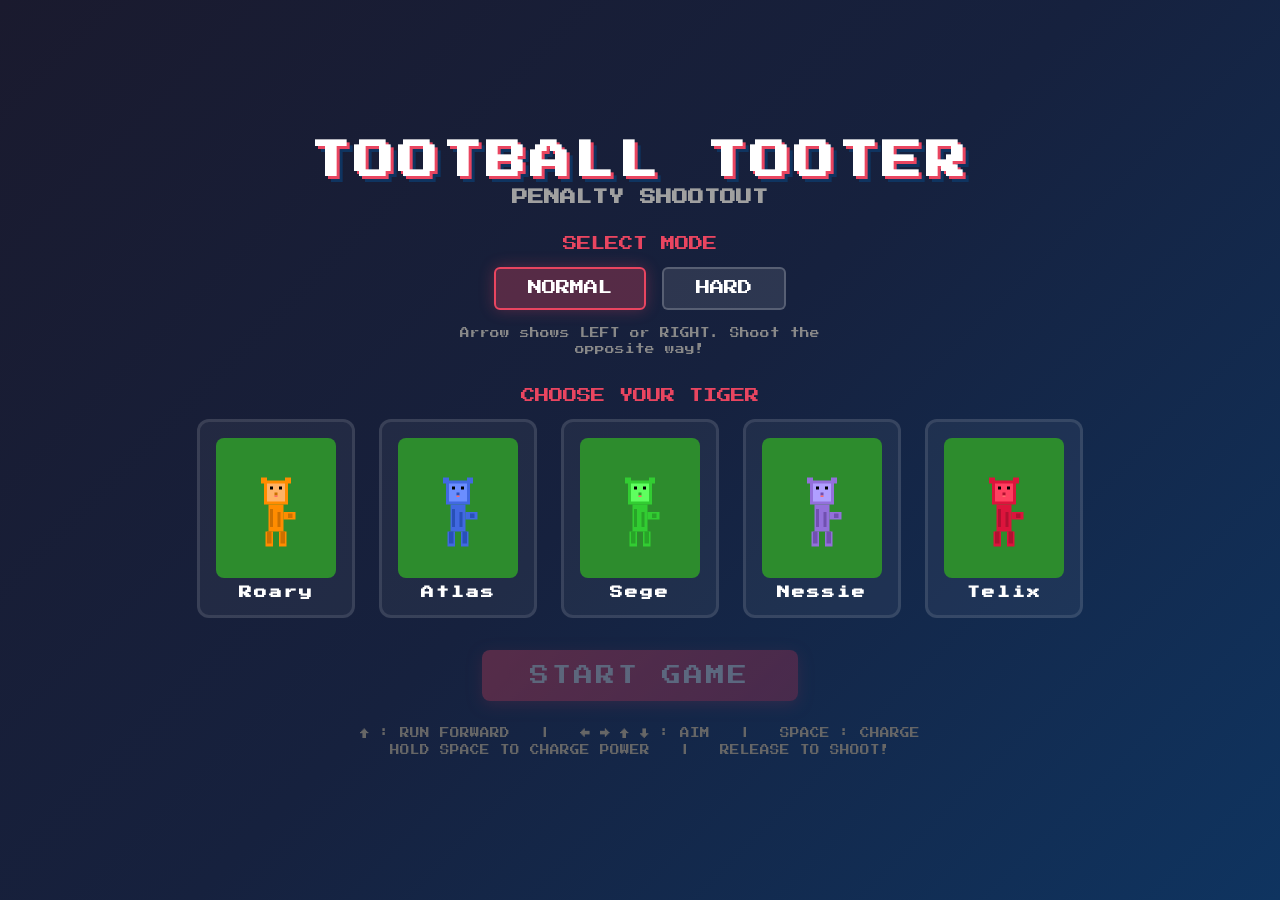
<file: index.html>
<!DOCTYPE html>
<html lang="en">
<head>
    <meta charset="UTF-8">
    <meta name="viewport" content="width=device-width, initial-scale=1.0">
    <title>Tootball Tooter - Tiger Selection</title>
    <link rel="preconnect" href="https://fonts.googleapis.com">
    <link href="https://fonts.googleapis.com/css2?family=Press+Start+2P&display=swap" rel="stylesheet">
    <link rel="stylesheet" href="css/style.css">
</head>
<body>
    <div class="container">
        <h1>TOOTBALL TOOTER</h1>
        <h2>PENALTY SHOOTOUT</h2>

        <div class="mode-selection">
            <p class="subtitle">SELECT MODE</p>
            <div class="mode-buttons">
                <button class="mode-btn selected" id="normal-btn" data-mode="normal">NORMAL</button>
                <button class="mode-btn" id="hard-btn" data-mode="hard">HARD</button>
            </div>
            <p class="mode-desc" id="mode-desc">Arrow shows LEFT or RIGHT. Shoot the opposite way!</p>
        </div>

        <p class="subtitle">CHOOSE YOUR TIGER</p>
        <div class="tiger-grid" id="tiger-grid"></div>

        <button class="start-btn" id="start-btn" disabled>START GAME</button>

        <div class="instructions">
            <p>↑ : RUN FORWARD &nbsp; | &nbsp; ← → ↑ ↓ : AIM &nbsp; | &nbsp; SPACE : CHARGE</p>
            <p>HOLD SPACE TO CHARGE POWER &nbsp; | &nbsp; RELEASE TO SHOOT!</p>
        </div>
    </div>

    <script src="js/constants.js"></script>
    <script src="js/audio.js"></script>
    <script src="js/main.js"></script>
</body>
</html>
</file>
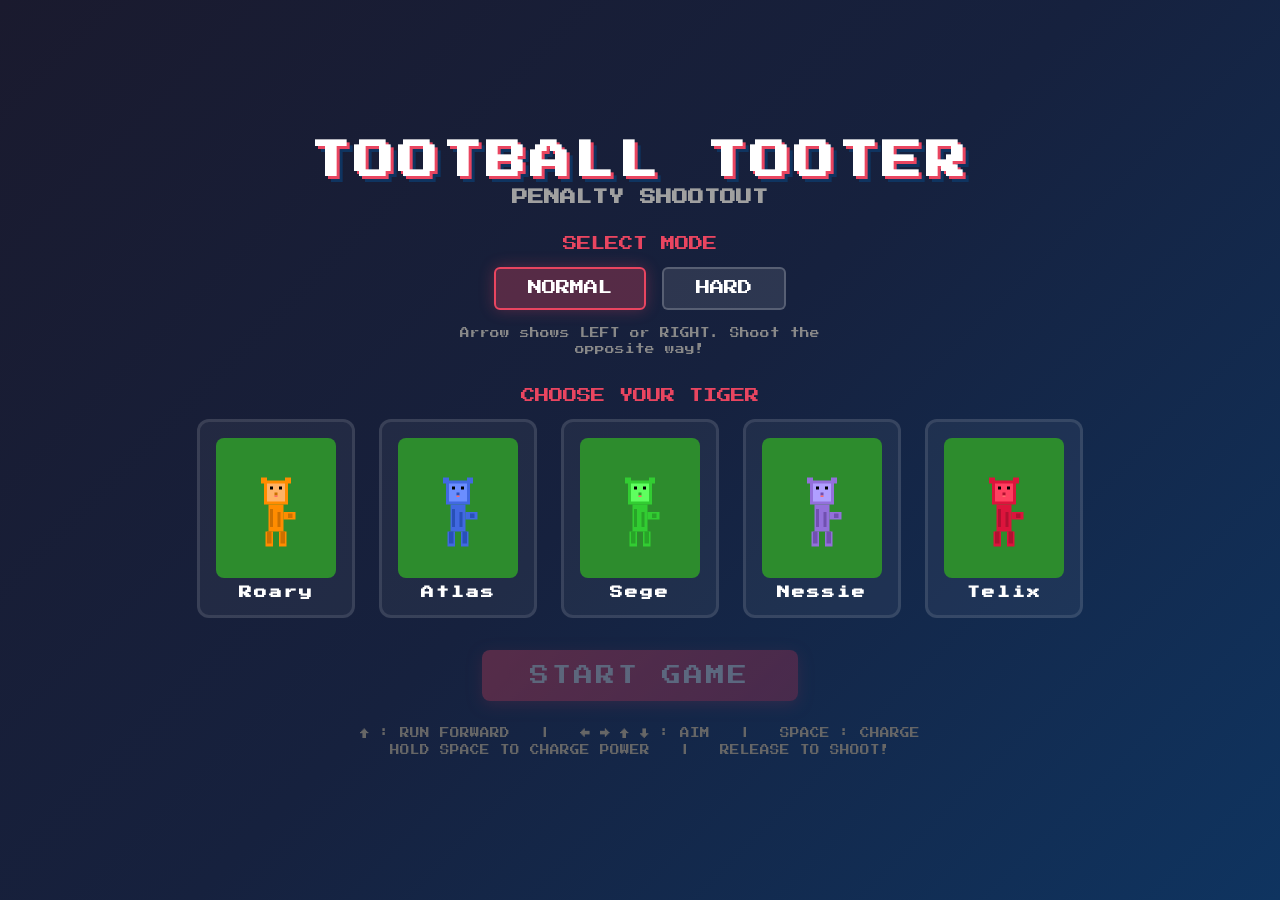
<file: game.html>
<!DOCTYPE html>
<html lang="en">
<head>
    <meta charset="UTF-8">
    <meta name="viewport" content="width=device-width, initial-scale=1.0">
    <title>Tootball Tooter - Game</title>
    <link rel="preconnect" href="https://fonts.googleapis.com">
    <link href="https://fonts.googleapis.com/css2?family=Press+Start+2P&display=swap" rel="stylesheet">
    <link rel="stylesheet" href="css/style.css">
</head>
<body>
    <div class="game-container">
        <div class="game-header">
            <span class="game-title">TOOTBALL TOOTER</span>
            <span class="mode-badge" id="mode-badge">NORMAL</span>
            <button class="back-btn" id="back-btn">BACK</button>
        </div>

        <canvas id="game-canvas" width="800" height="600"></canvas>

        <div class="game-over-overlay" id="game-over" style="display: none;">
            <h2 id="result-title">GAME OVER</h2>
            <p class="score" id="final-score">Score: 0 / 5</p>
            <div id="shot-details" class="shot-details"></div>
            <div class="game-over-buttons">
                <button id="play-again-btn">PLAY AGAIN</button>
                <button id="menu-btn">MAIN MENU</button>
            </div>
        </div>

        <div class="scroll-overlay" id="scroll-overlay" style="display: none;">
            <div class="scroll-content">
                <p class="scroll-text" id="scroll-text"></p>
                <button class="scroll-close-btn" id="scroll-close-btn">CLOSE</button>
            </div>
        </div>
    </div>

    <script src="js/constants.js"></script>
    <script src="js/audio.js"></script>
    <script src="js/renderer.js"></script>
    <script src="js/player.js"></script>
    <script src="js/goalkeeper.js"></script>
    <script src="js/ball.js"></script>
    <script src="js/game.js"></script>
    <script>
        document.addEventListener('DOMContentLoaded', () => {
            const canvas = document.getElementById('game-canvas');
            const gameOver = document.getElementById('game-over');
            const playAgainBtn = document.getElementById('play-again-btn');
            const menuBtn = document.getElementById('menu-btn');
            const backBtn = document.getElementById('back-btn');
            const modeBadge = document.getElementById('mode-badge');

            const tigerData = JSON.parse(localStorage.getItem('selectedTiger'));
            const gameMode = localStorage.getItem('gameMode') || 'normal';

            if (!tigerData) {
                window.location.href = 'index.html';
                return;
            }

            GAME_SETTINGS.hardMode = gameMode === 'hard';
            if (GAME_SETTINGS.hardMode) {
                GAME_SETTINGS.keeperLearningRate = 0.55;
                GAME_SETTINGS.keeperNoise = 0.08;
                GAME_SETTINGS.keeperReachH = 82;
                GAME_SETTINGS.aimJitter = 0.6;
                GAME_SETTINGS.aimingTimeLimit = 3000;
            }
            modeBadge.textContent = gameMode.toUpperCase();

            audioManager.init();

            const game = new Game(canvas);
            game.start(tigerData);

            playAgainBtn.addEventListener('click', () => {
                gameOver.style.display = 'none';
                game.start(tigerData);
            });

            menuBtn.addEventListener('click', () => {
                window.location.href = 'index.html';
            });

            backBtn.addEventListener('click', () => {
                window.location.href = 'index.html';
            });

            const scrollCloseBtn = document.getElementById('scroll-close-btn');
            const scrollOverlay = document.getElementById('scroll-overlay');
            scrollCloseBtn.addEventListener('click', () => {
                scrollOverlay.style.display = 'none';
            });
        });
    </script>
</body>
</html>
</file>
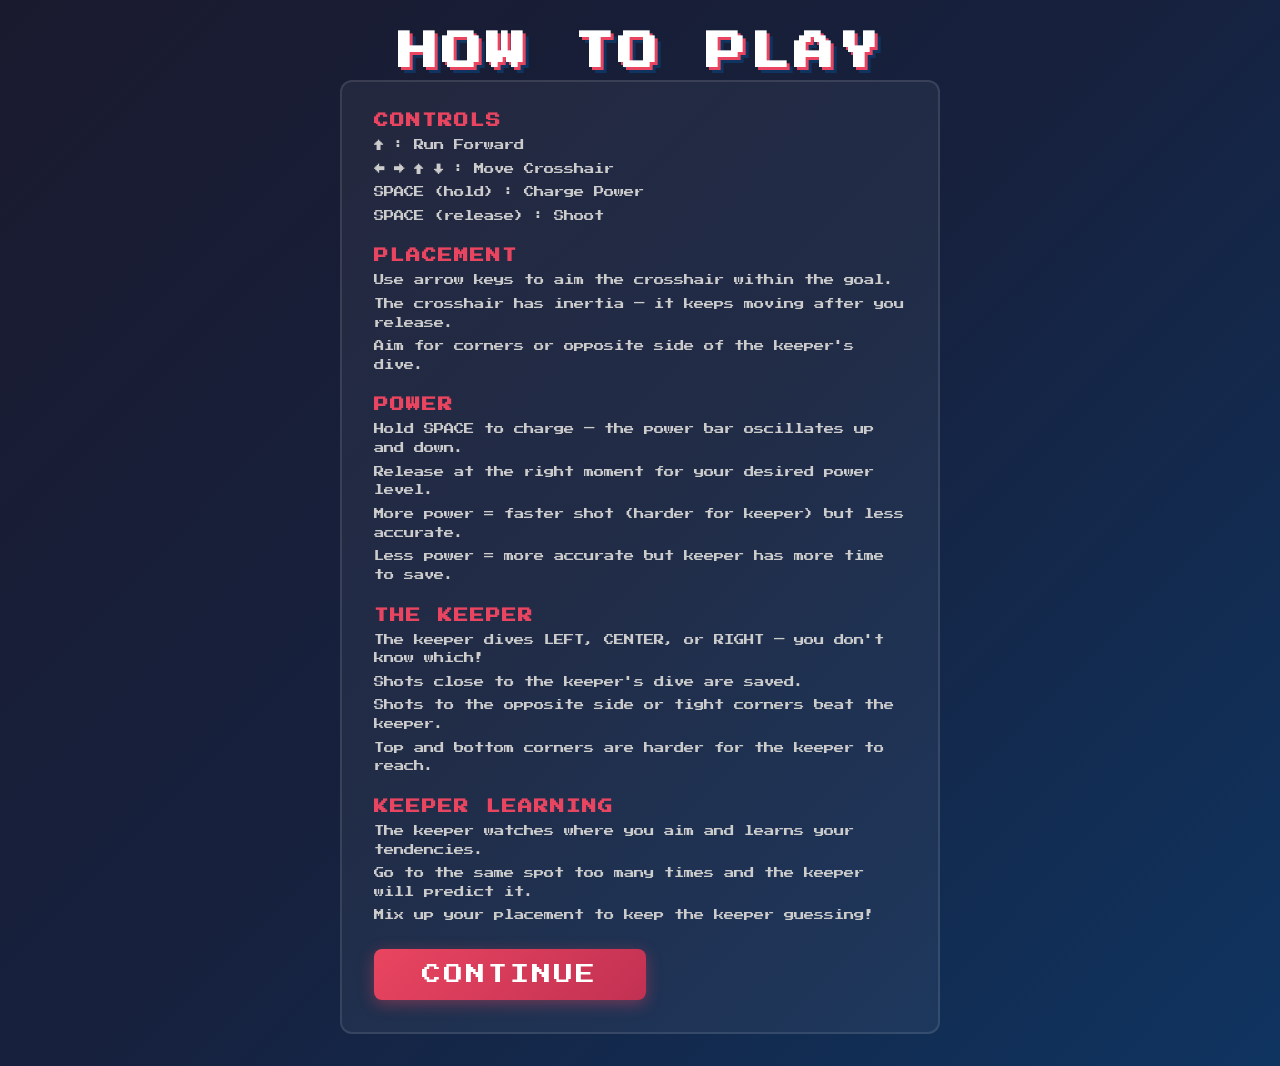
<file: instructions.html>
<!DOCTYPE html>
<html lang="en">
<head>
    <meta charset="UTF-8">
    <meta name="viewport" content="width=device-width, initial-scale=1.0">
    <title>Tootball Tooter - How to Play</title>
    <link rel="preconnect" href="https://fonts.googleapis.com">
    <link href="https://fonts.googleapis.com/css2?family=Press+Start+2P&display=swap" rel="stylesheet">
    <link rel="stylesheet" href="css/style.css">
</head>
<body>
    <div class="container">
        <h1>HOW TO PLAY</h1>

        <div class="instructions-box">
            <div class="instruction-section">
                <h3>CONTROLS</h3>
                <p>↑ : Run Forward</p>
                <p>← → ↑ ↓ : Move Crosshair</p>
                <p>SPACE (hold) : Charge Power</p>
                <p>SPACE (release) : Shoot</p>
            </div>

            <div class="instruction-section">
                <h3>PLACEMENT</h3>
                <p>Use arrow keys to aim the crosshair within the goal.</p>
                <p>The crosshair has inertia — it keeps moving after you release.</p>
                <p>Aim for corners or opposite side of the keeper's dive.</p>
            </div>

            <div class="instruction-section">
                <h3>POWER</h3>
                <p>Hold SPACE to charge — the power bar oscillates up and down.</p>
                <p>Release at the right moment for your desired power level.</p>
                <p>More power = faster shot (harder for keeper) but less accurate.</p>
                <p>Less power = more accurate but keeper has more time to save.</p>
            </div>

            <div class="instruction-section">
                <h3>THE KEEPER</h3>
                <p>The keeper dives LEFT, CENTER, or RIGHT — you don't know which!</p>
                <p>Shots close to the keeper's dive are saved.</p>
                <p>Shots to the opposite side or tight corners beat the keeper.</p>
                <p>Top and bottom corners are harder for the keeper to reach.</p>
            </div>

            <div class="instruction-section">
                <h3>KEEPER LEARNING</h3>
                <p>The keeper watches where you aim and learns your tendencies.</p>
                <p>Go to the same spot too many times and the keeper will predict it.</p>
                <p>Mix up your placement to keep the keeper guessing!</p>
            </div>

            <button class="start-btn" id="continue-btn">CONTINUE</button>
        </div>
    </div>

    <script>
        document.addEventListener('DOMContentLoaded', () => {
            const continueBtn = document.getElementById('continue-btn');
            continueBtn.addEventListener('click', () => {
                window.location.href = 'game.html';
            });
        });
    </script>
</body>
</html>
</file>
<file: css/style.css>
* {
    margin: 0;
    padding: 0;
    box-sizing: border-box;
}

body {
    background: linear-gradient(135deg, #1a1a2e 0%, #16213e 50%, #0f3460 100%);
    min-height: 100vh;
    font-family: 'Press Start 2P', monospace, cursive;
    color: #fff;
    display: flex;
    flex-direction: column;
    align-items: center;
    justify-content: center;
}

h1 {
    font-size: 2.5rem;
    margin-bottom: 0.5rem;
    text-shadow: 3px 3px 0 #e94560, 6px 6px 0 #0f3460;
    letter-spacing: 4px;
}

h2 {
    font-size: 1rem;
    margin-bottom: 2rem;
    color: #a0a0a0;
}

.subtitle {
    font-size: 0.9rem;
    margin-bottom: 1rem;
    color: #e94560;
}

.container {
    text-align: center;
    padding: 2rem;
}

.mode-selection {
    margin-bottom: 2rem;
}

.mode-buttons {
    display: flex;
    gap: 1rem;
    justify-content: center;
    margin-bottom: 1rem;
}

.mode-btn {
    background: rgba(255, 255, 255, 0.1);
    border: 2px solid rgba(255, 255, 255, 0.2);
    color: white;
    padding: 0.8rem 2rem;
    font-size: 0.9rem;
    font-family: inherit;
    border-radius: 6px;
    cursor: pointer;
    transition: all 0.2s ease;
}

.mode-btn:hover {
    background: rgba(255, 255, 255, 0.2);
}

.mode-btn.selected {
    background: rgba(233, 69, 96, 0.3);
    border-color: #e94560;
    box-shadow: 0 0 15px rgba(233, 69, 96, 0.3);
}

.mode-desc {
    font-size: 0.6rem;
    color: #888;
    max-width: 400px;
    margin: 0 auto;
    line-height: 1.6;
}

.tiger-grid {
    display: flex;
    gap: 1.5rem;
    flex-wrap: wrap;
    justify-content: center;
    margin-bottom: 2rem;
}

.tiger-card {
    background: rgba(255, 255, 255, 0.05);
    border: 3px solid rgba(255, 255, 255, 0.1);
    border-radius: 12px;
    padding: 1rem;
    cursor: pointer;
    transition: all 0.2s ease;
    display: flex;
    flex-direction: column;
    align-items: center;
    gap: 0.5rem;
}

.tiger-card:hover {
    background: rgba(255, 255, 255, 0.1);
    border-color: rgba(255, 255, 255, 0.3);
    transform: translateY(-4px);
}

.tiger-card.selected {
    background: rgba(233, 69, 96, 0.2);
    border-color: #e94560;
    box-shadow: 0 0 20px rgba(233, 69, 96, 0.3);
}

.tiger-card canvas {
    border-radius: 8px;
    image-rendering: pixelated;
}

.tiger-name {
    font-size: 0.8rem;
    font-weight: bold;
    letter-spacing: 2px;
}

.start-btn {
    background: linear-gradient(135deg, #e94560 0%, #c23152 100%);
    border: none;
    color: white;
    padding: 1rem 3rem;
    font-size: 1.2rem;
    font-family: inherit;
    border-radius: 8px;
    cursor: pointer;
    transition: all 0.2s ease;
    text-transform: uppercase;
    letter-spacing: 3px;
    box-shadow: 0 4px 15px rgba(233, 69, 96, 0.4);
}

.start-btn:hover:not(:disabled) {
    transform: translateY(-2px);
    box-shadow: 0 6px 20px rgba(233, 69, 96, 0.5);
}

.start-btn:disabled {
    opacity: 0.3;
    cursor: not-allowed;
}

.game-container {
    position: relative;
}

canvas#game-canvas {
    border: 3px solid #e94560;
    border-radius: 8px;
    box-shadow: 0 0 30px rgba(233, 69, 96, 0.3);
    image-rendering: auto;
}

.game-header {
    display: flex;
    justify-content: space-between;
    align-items: center;
    width: 800px;
    margin-bottom: 1rem;
}

.game-title {
    font-size: 1.2rem;
    color: #e94560;
}

.mode-badge {
    font-size: 0.7rem;
    padding: 0.3rem 0.8rem;
    border-radius: 4px;
    background: rgba(233, 69, 96, 0.3);
    border: 1px solid #e94560;
    color: #e94560;
}

.back-btn {
    background: rgba(255, 255, 255, 0.1);
    border: 2px solid rgba(255, 255, 255, 0.2);
    color: white;
    padding: 0.5rem 1.5rem;
    font-size: 0.7rem;
    font-family: inherit;
    border-radius: 6px;
    cursor: pointer;
    transition: all 0.2s ease;
}

.back-btn:hover {
    background: rgba(255, 255, 255, 0.2);
    border-color: rgba(255, 255, 255, 0.4);
}

.game-over-overlay {
    position: absolute;
    top: 0;
    left: 0;
    right: 0;
    bottom: 0;
    background: rgba(0, 0, 0, 0.95);
    display: flex;
    flex-direction: column;
    align-items: center;
    justify-content: center;
    border-radius: 8px;
    gap: 0.8rem;
    padding: 2rem;
    overflow-y: auto;
    z-index: 100;
}

.game-over-overlay h2 {
    font-size: 2rem;
    color: #e94560;
    margin-bottom: 0.3rem;
}

.game-over-overlay .score {
    font-size: 1.2rem;
    margin-bottom: 0.5rem;
}

.shot-details {
    margin-bottom: 1rem;
    width: 100%;
    max-width: 500px;
}

.shot-table {
    width: 100%;
    border-collapse: collapse;
    font-size: 0.65rem;
}

.shot-table th {
    background: rgba(233, 69, 96, 0.3);
    padding: 0.5rem 1rem;
    text-align: center;
    border-bottom: 2px solid #e94560;
}

.shot-table td {
    padding: 0.5rem 1rem;
    text-align: center;
    border-bottom: 1px solid rgba(255, 255, 255, 0.1);
}

.shot-table .goal-row td {
    color: #4CAF50;
}

.shot-table .fail-row td {
    color: #f44336;
}

.game-over-buttons {
    display: flex;
    gap: 1rem;
}

.game-over-overlay button {
    background: linear-gradient(135deg, #e94560 0%, #c23152 100%);
    border: none;
    color: white;
    padding: 0.8rem 2rem;
    font-size: 0.9rem;
    font-family: inherit;
    border-radius: 6px;
    cursor: pointer;
    transition: all 0.2s ease;
    text-transform: uppercase;
    letter-spacing: 2px;
}

.game-over-overlay button:hover {
    transform: translateY(-2px);
    box-shadow: 0 4px 15px rgba(233, 69, 96, 0.4);
}

.scroll-overlay {
    position: absolute;
    top: 0;
    left: 0;
    right: 0;
    bottom: 0;
    display: flex;
    align-items: center;
    justify-content: center;
    background: rgba(0, 0, 0, 0.8);
    border-radius: 8px;
    z-index: 200;
    animation: fadeIn 0.5s ease;
}

.scroll-content {
    background: linear-gradient(135deg, #f4e4c1, #e8d5a3, #f4e4c1);
    border: 8px double #8b7355;
    border-radius: 4px;
    padding: 2.5rem 2rem;
    max-width: 520px;
    width: 90%;
    box-shadow:
        0 0 30px rgba(139, 115, 85, 0.5),
        inset 0 0 40px rgba(139, 115, 85, 0.15);
    position: relative;
}

.scroll-content::before,
.scroll-content::after {
    content: '';
    position: absolute;
    left: 50%;
    transform: translateX(-50%);
    width: 90%;
    height: 6px;
    background: linear-gradient(90deg, transparent, #8b7355, transparent);
    border-radius: 50%;
}

.scroll-content::before {
    top: 8px;
}

.scroll-content::after {
    bottom: 8px;
}

.scroll-text {
    font-family: 'Times New Roman', Times, serif;
    font-size: 1rem;
    line-height: 1.8;
    color: #3e2f1a;
    text-align: center;
    margin: 0;
    padding: 0.5rem 0;
    letter-spacing: 0.5px;
}

.scroll-close-btn {
    display: block;
    margin: 1.5rem auto 0;
    background: linear-gradient(135deg, #8b7355 0%, #6b5638 100%);
    border: 2px solid #5a4528;
    color: #f4e4c1;
    padding: 0.6rem 2rem;
    font-family: 'Press Start 2P', monospace;
    font-size: 0.6rem;
    border-radius: 6px;
    cursor: pointer;
    transition: all 0.2s ease;
    text-transform: uppercase;
    letter-spacing: 2px;
}

.scroll-close-btn:hover {
    transform: translateY(-2px);
    box-shadow: 0 4px 15px rgba(139, 115, 85, 0.4);
}

@keyframes fadeIn {
    from { opacity: 0; }
    to { opacity: 1; }
}

@keyframes pulse {
    0%, 100% { opacity: 1; }
    50% { opacity: 0.5; }
}

.instructions {
    margin-top: 1.5rem;
    font-size: 0.6rem;
    color: #666;
    line-height: 1.8;
}

.instructions-box {
    background: rgba(255, 255, 255, 0.05);
    border: 2px solid rgba(255, 255, 255, 0.1);
    border-radius: 12px;
    padding: 2rem;
    max-width: 600px;
    margin: 0 auto;
    text-align: left;
}

.instruction-section {
    margin-bottom: 1.5rem;
}

.instruction-section h3 {
    color: #e94560;
    font-size: 0.9rem;
    margin-bottom: 0.5rem;
    letter-spacing: 2px;
}

.instruction-section p {
    font-size: 0.65rem;
    color: #ccc;
    line-height: 1.8;
    margin-bottom: 0.3rem;
}

.example-row {
    display: flex;
    align-items: center;
    gap: 1rem;
    margin-bottom: 0.5rem;
    font-size: 0.65rem;
}

.arrow-example {
    background: rgba(233, 69, 96, 0.3);
    border: 1px solid #e94560;
    padding: 0.3rem 0.6rem;
    border-radius: 4px;
    font-size: 0.8rem;
    min-width: 30px;
    text-align: center;
}
</file>
